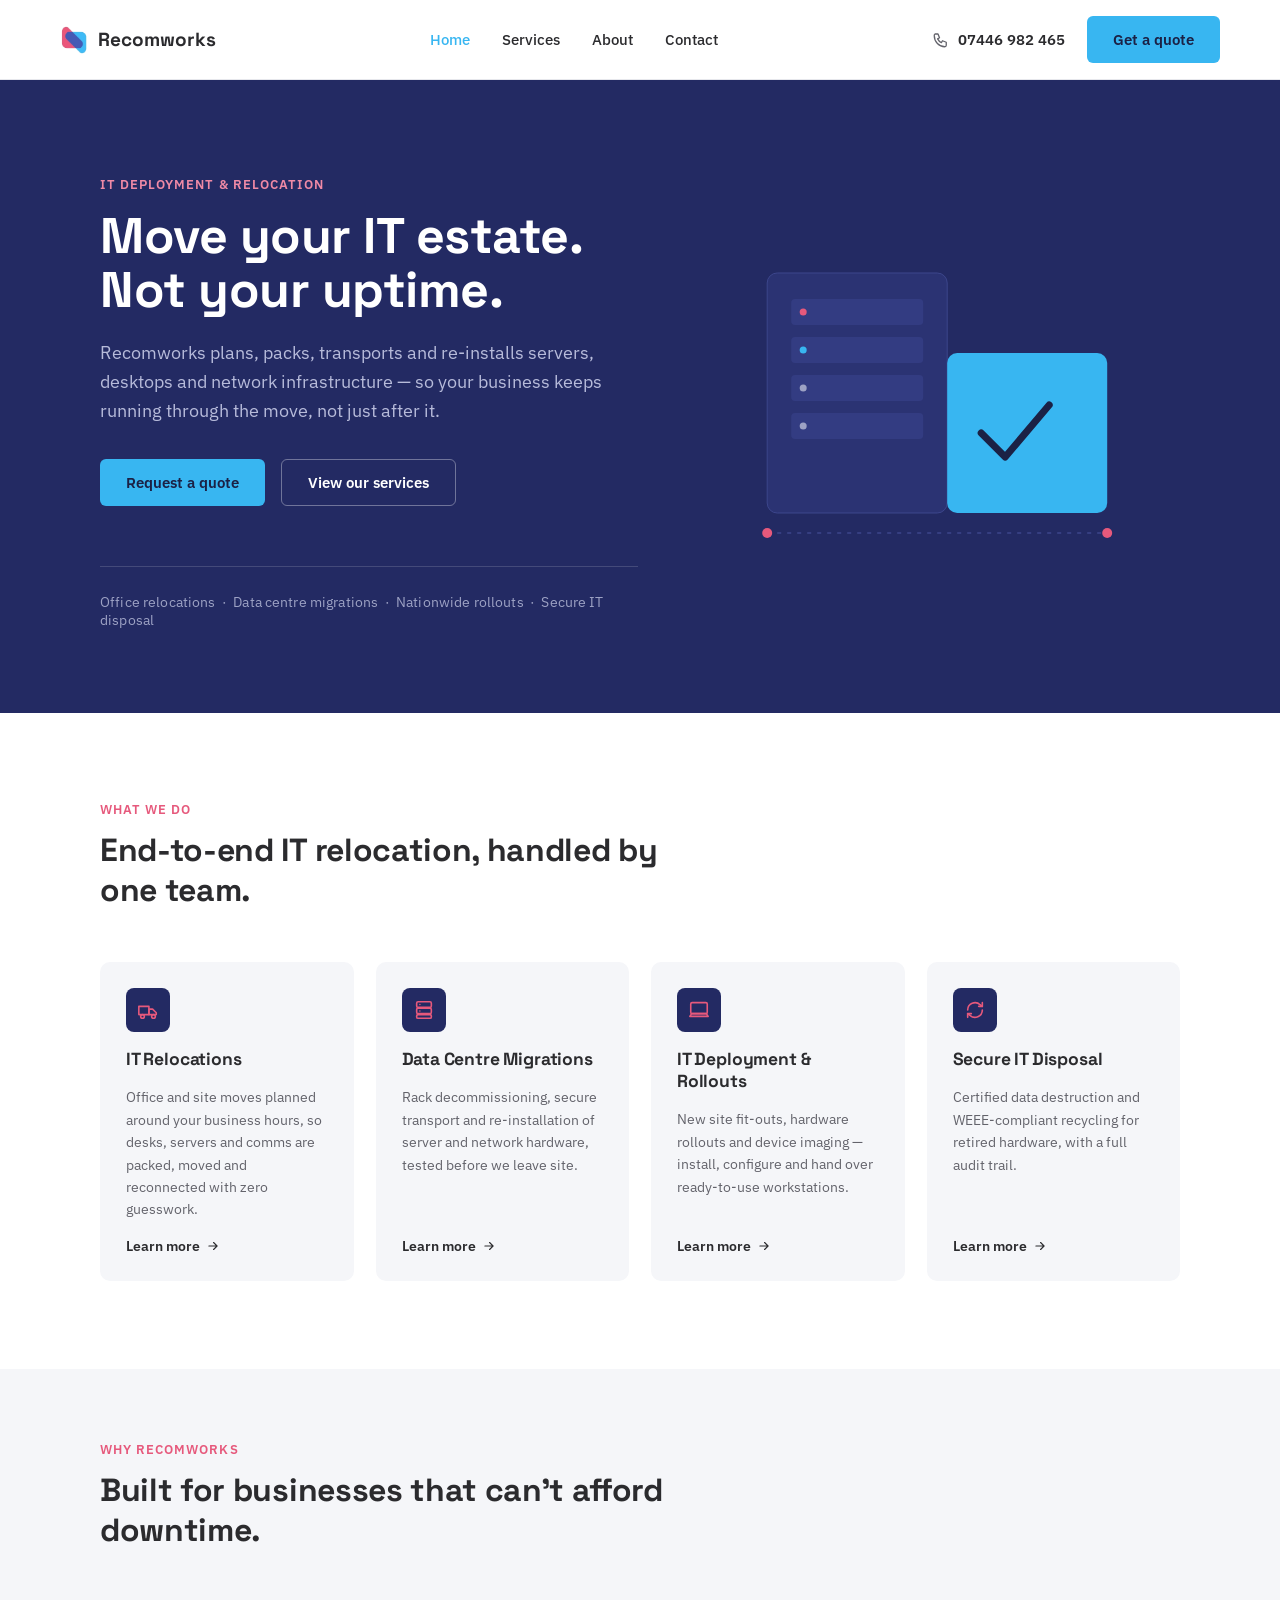
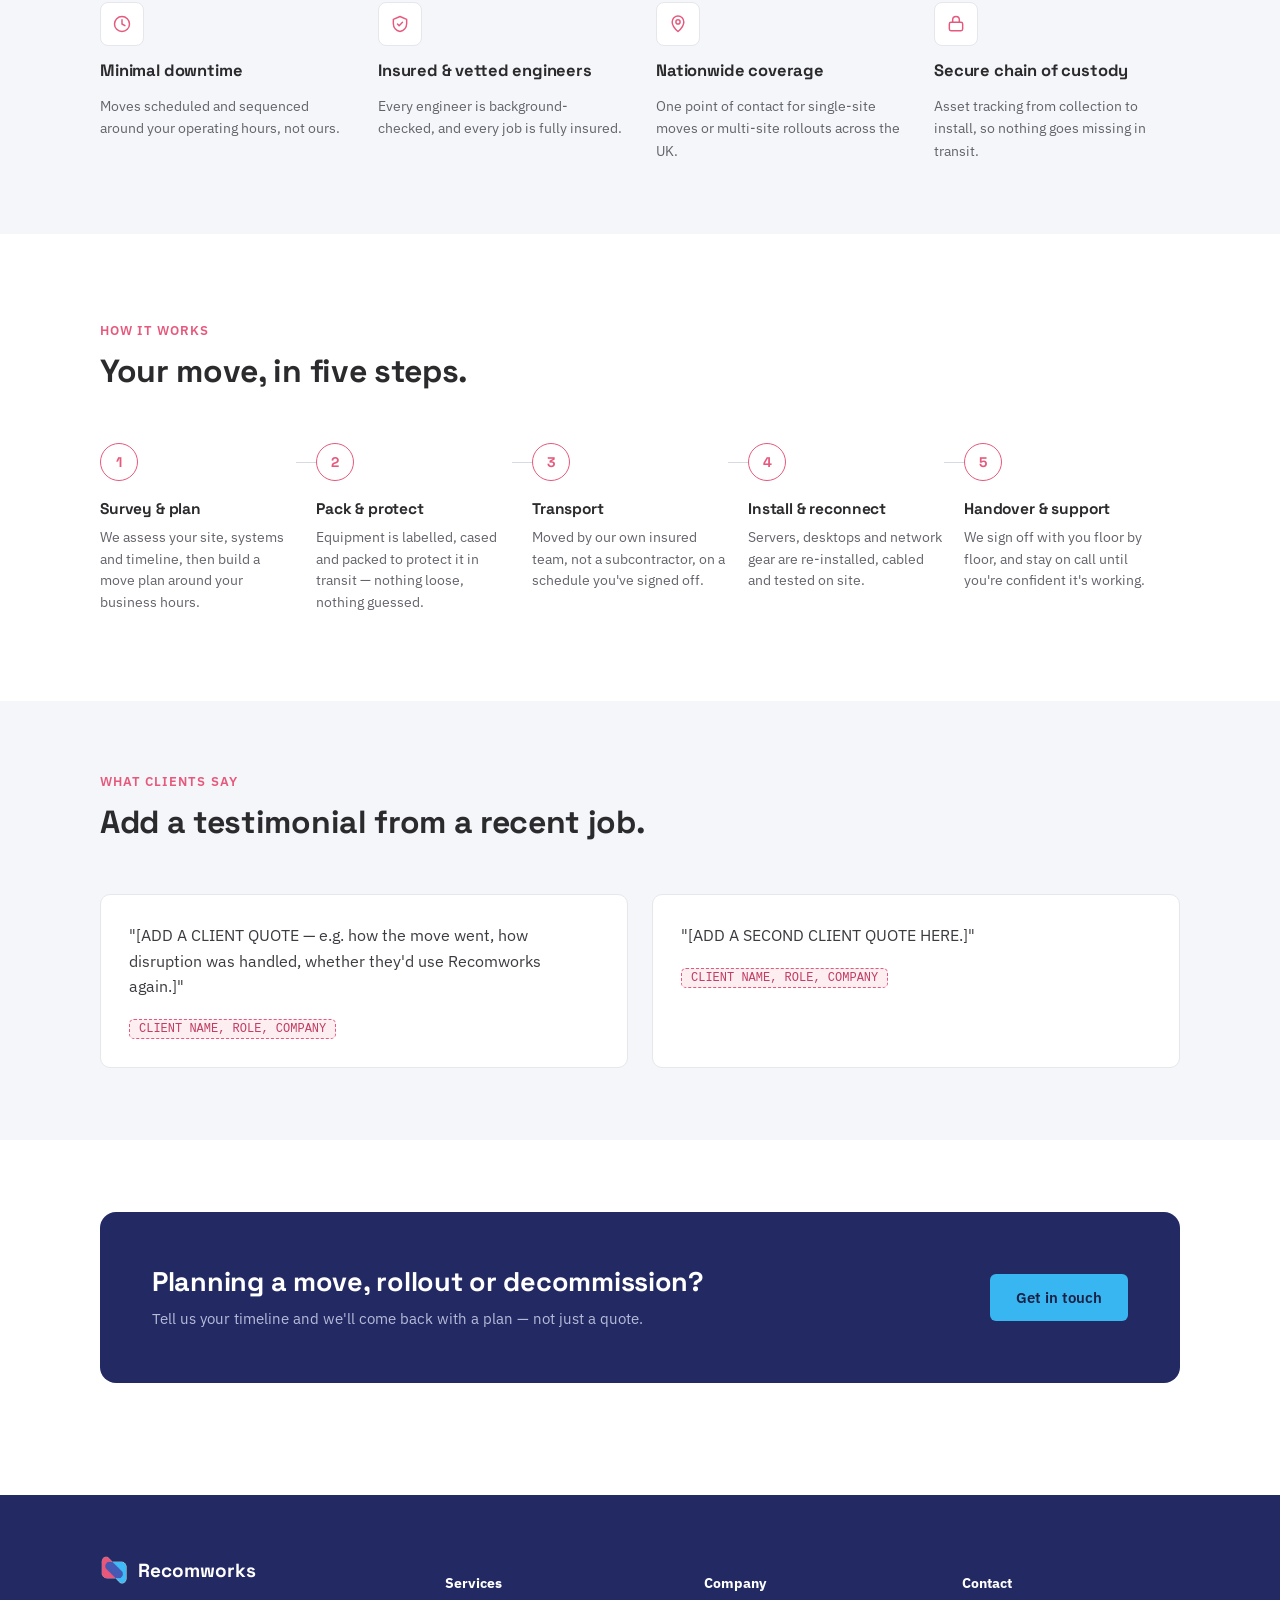
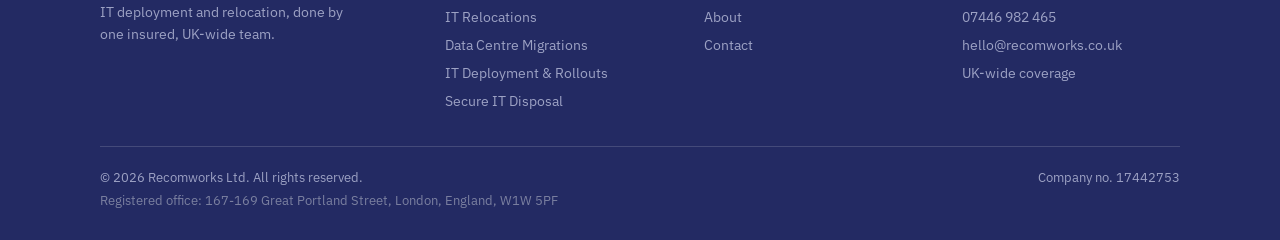
<file: index.html>
<!doctype html>
<html lang="en">
<head>
<meta charset="utf-8">
<meta name="viewport" content="width=device-width, initial-scale=1">
<title>Recomworks Ltd | IT Deployment &amp; Relocation</title>
<meta name="description" content="Recomworks Ltd plans, packs, transports and re-installs IT equipment for office moves, data centre migrations, hardware rollouts and secure IT disposal — UK-wide.">
<link rel="icon" href="assets/logo-icon.png">
<link rel="preconnect" href="https://fonts.googleapis.com">
<link rel="stylesheet" href="https://fonts.googleapis.com/css2?family=Space+Grotesk:wght@500;600;700&family=IBM+Plex+Sans:wght@400;500;600;700&display=swap">
<link rel="stylesheet" href="css/styles.css">
</head>
<body>

<header class="site-header">
  <div class="container nav-row">
    <a class="logo" href="index.html"><img src="assets/logo-icon.png" alt="Recomworks"><span>Recomworks</span></a>
    <nav class="nav-links">
      <a class="active" href="index.html">Home</a>
      <a href="services.html">Services</a>
      <a href="about.html">About</a>
      <a href="contact.html">Contact</a>
    </nav>
    <div class="nav-right">
      <div class="nav-phone">
        <svg width="18" height="18" viewBox="0 0 24 24" fill="none" stroke="currentColor" stroke-width="1.75" stroke-linecap="round" stroke-linejoin="round"><path d="M4 4h4l2 5-2.5 1.5a11 11 0 0 0 5 5L14 13l5 2v4a2 2 0 0 1-2 2C9.5 21 3 14.5 3 6a2 2 0 0 1 1-2Z"/></svg>
        <a href="tel:+447446982465">07446 982 465</a>
      </div>
      <a class="btn-primary" href="contact.html">Get a quote</a>
    </div>
  </div>
</header>

<section class="hero">
  <div class="container hero-grid">
    <div>
      <div class="eyebrow">IT Deployment &amp; Relocation</div>
      <h1 class="h1">Move your IT estate.<br>Not your uptime.</h1>
      <p class="lead">Recomworks plans, packs, transports and re-installs servers, desktops and network infrastructure — so your business keeps running through the move, not just after it.</p>
      <div class="hero-ctas">
        <a class="btn-primary" href="contact.html">Request a quote</a>
        <a class="btn-secondary" href="services.html">View our services</a>
      </div>
      <div class="trust-strip">Office relocations &nbsp;·&nbsp; Data centre migrations &nbsp;·&nbsp; Nationwide rollouts &nbsp;·&nbsp; Secure IT disposal</div>
    </div>
    <div class="hero-art">
      <svg width="100%" height="340" viewBox="0 0 420 340" fill="none">
        <rect x="40" y="40" width="180" height="240" rx="10" fill="#2B3373" stroke="#3C468C"/>
        <rect x="64" y="66" width="132" height="26" rx="4" fill="#333C82"/>
        <circle cx="76" cy="79" r="3.5" fill="#E6597C"/>
        <rect x="64" y="104" width="132" height="26" rx="4" fill="#333C82"/>
        <circle cx="76" cy="117" r="3.5" fill="#38B6F1"/>
        <rect x="64" y="142" width="132" height="26" rx="4" fill="#333C82"/>
        <circle cx="76" cy="155" r="3.5" fill="#9DA2C4"/>
        <rect x="64" y="180" width="132" height="26" rx="4" fill="#333C82"/>
        <circle cx="76" cy="193" r="3.5" fill="#9DA2C4"/>
        <rect x="220" y="120" width="160" height="160" rx="10" fill="#38B6F1"/>
        <path d="M254 200l24 24 44-52" stroke="#1B2145" stroke-width="7" stroke-linecap="round" stroke-linejoin="round" fill="none"/>
        <path d="M40 300 h340" stroke="#3C468C" stroke-width="1.5" stroke-dasharray="4 6"/>
        <circle cx="40" cy="300" r="5" fill="#E6597C"/>
        <circle cx="380" cy="300" r="5" fill="#E6597C"/>
      </svg>
    </div>
  </div>
</section>

<section class="section">
  <div class="container">
    <div class="section-head">
      <div class="eyebrow-sm">What we do</div>
      <h2 class="h2">End-to-end IT relocation, handled by one team.</h2>
    </div>
    <div class="cards">
      <div class="card">
        <div class="icon-wrap">
          <svg width="22" height="22" viewBox="0 0 24 24" fill="none" stroke="currentColor" stroke-width="1.75" stroke-linecap="round" stroke-linejoin="round"><path d="M2 8h11v9H2z"/><path d="M13 11h4l4 4v2h-8z"/><circle cx="6" cy="19" r="2"/><circle cx="18" cy="19" r="2"/></svg>
        </div>
        <h3>IT Relocations</h3>
        <p>Office and site moves planned around your business hours, so desks, servers and comms are packed, moved and reconnected with zero guesswork.</p>
        <a class="card-link" href="services.html#it-relocations">Learn more <svg width="14" height="14" viewBox="0 0 24 24" fill="none" stroke="currentColor" stroke-width="2" stroke-linecap="round" stroke-linejoin="round"><path d="M5 12h14M13 6l6 6-6 6"/></svg></a>
      </div>
      <div class="card">
        <div class="icon-wrap">
          <svg width="22" height="22" viewBox="0 0 24 24" fill="none" stroke="currentColor" stroke-width="1.75" stroke-linecap="round" stroke-linejoin="round"><rect x="4" y="3" width="16" height="6" rx="1.5"/><rect x="4" y="10" width="16" height="6" rx="1.5"/><rect x="4" y="17" width="16" height="4" rx="1.5"/><circle cx="7.5" cy="6" r="0.8" fill="currentColor" stroke="none"/><circle cx="7.5" cy="13" r="0.8" fill="currentColor" stroke="none"/></svg>
        </div>
        <h3>Data Centre Migrations</h3>
        <p>Rack decommissioning, secure transport and re-installation of server and network hardware, tested before we leave site.</p>
        <a class="card-link" href="services.html#data-centre-migrations">Learn more <svg width="14" height="14" viewBox="0 0 24 24" fill="none" stroke="currentColor" stroke-width="2" stroke-linecap="round" stroke-linejoin="round"><path d="M5 12h14M13 6l6 6-6 6"/></svg></a>
      </div>
      <div class="card">
        <div class="icon-wrap">
          <svg width="22" height="22" viewBox="0 0 24 24" fill="none" stroke="currentColor" stroke-width="1.75" stroke-linecap="round" stroke-linejoin="round"><rect x="3" y="4" width="18" height="12" rx="1.5"/><path d="M2 19h20l-2-3H4l-2 3z"/></svg>
        </div>
        <h3>IT Deployment &amp; Rollouts</h3>
        <p>New site fit-outs, hardware rollouts and device imaging — install, configure and hand over ready-to-use workstations.</p>
        <a class="card-link" href="services.html#it-deployment-rollouts">Learn more <svg width="14" height="14" viewBox="0 0 24 24" fill="none" stroke="currentColor" stroke-width="2" stroke-linecap="round" stroke-linejoin="round"><path d="M5 12h14M13 6l6 6-6 6"/></svg></a>
      </div>
      <div class="card">
        <div class="icon-wrap">
          <svg width="22" height="22" viewBox="0 0 24 24" fill="none" stroke="currentColor" stroke-width="1.75" stroke-linecap="round" stroke-linejoin="round"><path d="M4 12a8 8 0 0 1 13.6-5.7L20 8"/><path d="M20 4v4h-4"/><path d="M20 12a8 8 0 0 1-13.6 5.7L4 16"/><path d="M4 20v-4h4"/></svg>
        </div>
        <h3>Secure IT Disposal</h3>
        <p>Certified data destruction and WEEE-compliant recycling for retired hardware, with a full audit trail.</p>
        <a class="card-link" href="services.html#secure-it-disposal">Learn more <svg width="14" height="14" viewBox="0 0 24 24" fill="none" stroke="currentColor" stroke-width="2" stroke-linecap="round" stroke-linejoin="round"><path d="M5 12h14M13 6l6 6-6 6"/></svg></a>
      </div>
    </div>
  </div>
</section>

<section class="section-tight soft-panel">
  <div class="container">
    <div class="section-head">
      <div class="eyebrow-sm">Why Recomworks</div>
      <h2 class="h2">Built for businesses that can't afford downtime.</h2>
    </div>
    <div class="value-grid">
      <div class="value-item">
        <div class="icon-wrap">
          <svg width="20" height="20" viewBox="0 0 24 24" fill="none" stroke="currentColor" stroke-width="1.75" stroke-linecap="round" stroke-linejoin="round"><circle cx="12" cy="12" r="9"/><path d="M12 7v5l3.5 2"/></svg>
        </div>
        <h3>Minimal downtime</h3>
        <p>Moves scheduled and sequenced around your operating hours, not ours.</p>
      </div>
      <div class="value-item">
        <div class="icon-wrap">
          <svg width="20" height="20" viewBox="0 0 24 24" fill="none" stroke="currentColor" stroke-width="1.75" stroke-linecap="round" stroke-linejoin="round"><path d="M12 3l8 3.5v5c0 5-3.4 8.7-8 9.5-4.6-.8-8-4.5-8-9.5v-5L12 3z"/><path d="M9 12l2 2 4-4"/></svg>
        </div>
        <h3>Insured &amp; vetted engineers</h3>
        <p>Every engineer is background-checked, and every job is fully insured.</p>
      </div>
      <div class="value-item">
        <div class="icon-wrap">
          <svg width="20" height="20" viewBox="0 0 24 24" fill="none" stroke="currentColor" stroke-width="1.75" stroke-linecap="round" stroke-linejoin="round"><path d="M12 21s7-6.1 7-11.5A7 7 0 0 0 5 9.5C5 14.9 12 21 12 21z"/><circle cx="12" cy="9.5" r="2.5"/></svg>
        </div>
        <h3>Nationwide coverage</h3>
        <p>One point of contact for single-site moves or multi-site rollouts across the UK.</p>
      </div>
      <div class="value-item">
        <div class="icon-wrap">
          <svg width="20" height="20" viewBox="0 0 24 24" fill="none" stroke="currentColor" stroke-width="1.75" stroke-linecap="round" stroke-linejoin="round"><rect x="4" y="10" width="16" height="10" rx="2"/><path d="M8 10V7a4 4 0 0 1 8 0v3"/></svg>
        </div>
        <h3>Secure chain of custody</h3>
        <p>Asset tracking from collection to install, so nothing goes missing in transit.</p>
      </div>
    </div>
  </div>
</section>

<section class="section">
  <div class="container">
    <div class="section-head">
      <div class="eyebrow-sm">How it works</div>
      <h2 class="h2">Your move, in five steps.</h2>
    </div>
    <div class="process">
      <div class="process-step"><div class="step-num">1</div><h3>Survey &amp; plan</h3><p>We assess your site, systems and timeline, then build a move plan around your business hours.</p></div>
      <div class="process-step"><div class="step-num">2</div><h3>Pack &amp; protect</h3><p>Equipment is labelled, cased and packed to protect it in transit — nothing loose, nothing guessed.</p></div>
      <div class="process-step"><div class="step-num">3</div><h3>Transport</h3><p>Moved by our own insured team, not a subcontractor, on a schedule you've signed off.</p></div>
      <div class="process-step"><div class="step-num">4</div><h3>Install &amp; reconnect</h3><p>Servers, desktops and network gear are re-installed, cabled and tested on site.</p></div>
      <div class="process-step"><div class="step-num">5</div><h3>Handover &amp; support</h3><p>We sign off with you floor by floor, and stay on call until you're confident it's working.</p></div>
    </div>
  </div>
</section>

<section class="section-tight soft-panel">
  <div class="container">
    <div class="section-head">
      <div class="eyebrow-sm">What clients say</div>
      <h2 class="h2">Add a testimonial from a recent job.</h2>
    </div>
    <div class="testimonials">
      <div class="testimonial">
        <p class="quote">"[ADD A CLIENT QUOTE — e.g. how the move went, how disruption was handled, whether they'd use Recomworks again.]"</p>
        <div class="who"><span class="placeholder-chip">CLIENT NAME, ROLE, COMPANY</span></div>
      </div>
      <div class="testimonial">
        <p class="quote">"[ADD A SECOND CLIENT QUOTE HERE.]"</p>
        <div class="who"><span class="placeholder-chip">CLIENT NAME, ROLE, COMPANY</span></div>
      </div>
    </div>
  </div>
</section>

<section class="section-tight">
  <div class="container">
    <div class="cta-band">
      <div>
        <h2>Planning a move, rollout or decommission?</h2>
        <p>Tell us your timeline and we'll come back with a plan — not just a quote.</p>
      </div>
      <a class="btn-primary" href="contact.html">Get in touch</a>
    </div>
  </div>
</section>

<footer class="site-footer">
  <div class="container">
    <div class="footer-grid">
      <div class="footer-col">
        <a class="foot-logo" href="index.html"><img src="assets/logo-icon.png" alt="Recomworks"><span>Recomworks</span></a>
        <p style="font-size:14px; margin-top:16px; max-width:260px;">IT deployment and relocation, done by one insured, UK-wide team.</p>
      </div>
      <div class="footer-col">
        <h4>Services</h4>
        <div class="foot-links">
          <a href="services.html#it-relocations">IT Relocations</a>
          <a href="services.html#data-centre-migrations">Data Centre Migrations</a>
          <a href="services.html#it-deployment-rollouts">IT Deployment &amp; Rollouts</a>
          <a href="services.html#secure-it-disposal">Secure IT Disposal</a>
        </div>
      </div>
      <div class="footer-col">
        <h4>Company</h4>
        <div class="foot-links">
          <a href="about.html">About</a>
          <a href="contact.html">Contact</a>
        </div>
      </div>
      <div class="footer-col">
        <h4>Contact</h4>
        <div class="foot-links">
          <a href="tel:+447446982465">07446 982 465</a>
          <a href="mailto:hello@recomworks.co.uk">hello@recomworks.co.uk</a>
          <span>UK-wide coverage</span>
        </div>
      </div>
    </div>
    <div class="foot-bottom">
      <div class="foot-bottom-row">
        <span>© 2026 Recomworks Ltd. All rights reserved.</span>
        <span>Company no. 17442753</span>
      </div>
      <span style="color:#7B80A0;">Registered office: 167-169 Great Portland Street, London, England, W1W 5PF</span>
    </div>
  </div>
</footer>

</body>
</html>
</file>
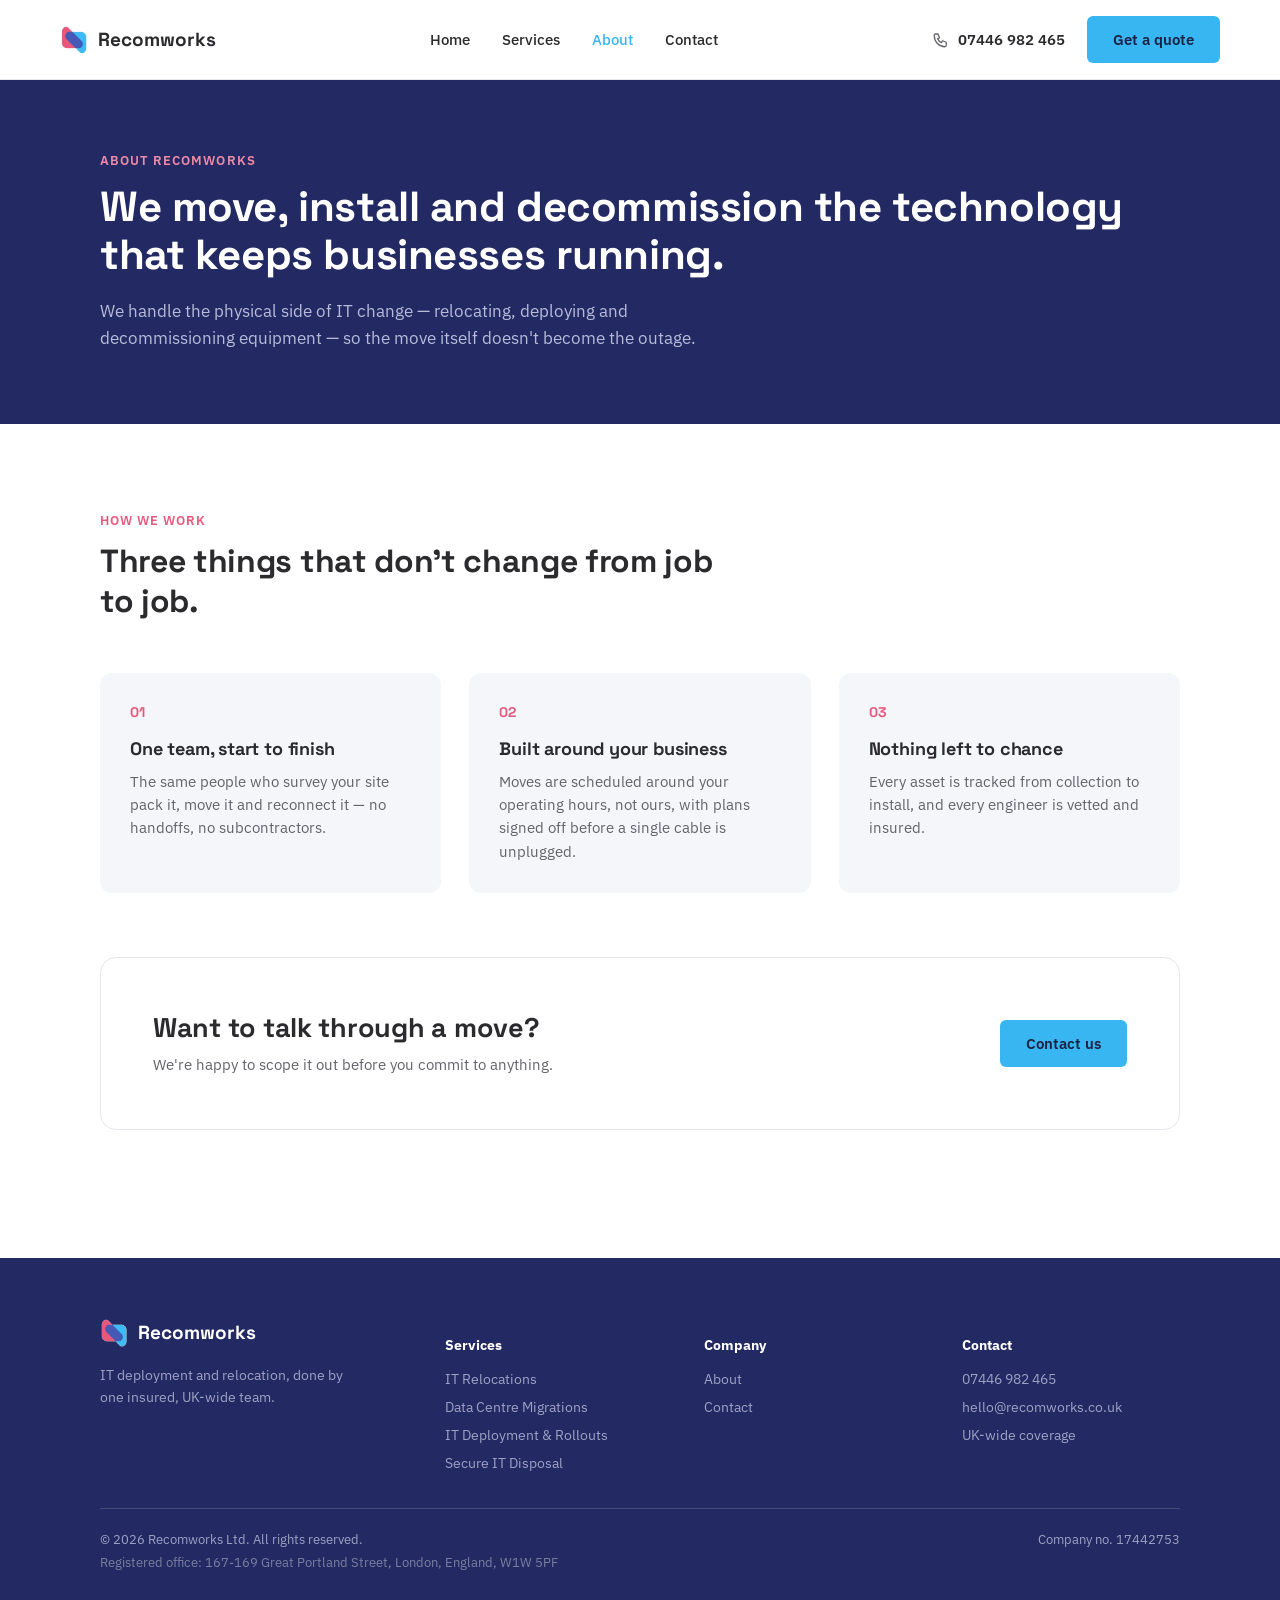
<file: about.html>
<!doctype html>
<html lang="en">
<head>
<meta charset="utf-8">
<meta name="viewport" content="width=device-width, initial-scale=1">
<title>About | Recomworks Ltd</title>
<meta name="description" content="Recomworks Ltd is a UK IT deployment and relocation company — one insured team handling the physical side of IT change from survey to handover.">
<link rel="icon" href="assets/logo-icon.png">
<link rel="preconnect" href="https://fonts.googleapis.com">
<link rel="stylesheet" href="https://fonts.googleapis.com/css2?family=Space+Grotesk:wght@500;600;700&family=IBM+Plex+Sans:wght@400;500;600;700&display=swap">
<link rel="stylesheet" href="css/styles.css">
</head>
<body>

<header class="site-header">
  <div class="container nav-row">
    <a class="logo" href="index.html"><img src="assets/logo-icon.png" alt="Recomworks"><span>Recomworks</span></a>
    <nav class="nav-links">
      <a href="index.html">Home</a>
      <a href="services.html">Services</a>
      <a class="active" href="about.html">About</a>
      <a href="contact.html">Contact</a>
    </nav>
    <div class="nav-right">
      <div class="nav-phone">
        <svg width="18" height="18" viewBox="0 0 24 24" fill="none" stroke="currentColor" stroke-width="1.75" stroke-linecap="round" stroke-linejoin="round"><path d="M4 4h4l2 5-2.5 1.5a11 11 0 0 0 5 5L14 13l5 2v4a2 2 0 0 1-2 2C9.5 21 3 14.5 3 6a2 2 0 0 1 1-2Z"/></svg>
        <a href="tel:+447446982465">07446 982 465</a>
      </div>
      <a class="btn-primary" href="contact.html">Get a quote</a>
    </div>
  </div>
</header>

<section class="page-hero">
  <div class="container">
    <div class="eyebrow">About Recomworks</div>
    <h1 class="h1">We move, install and decommission the technology that keeps businesses running.</h1>
    <p class="lead" style="max-width:640px;">We handle the physical side of IT change — relocating, deploying and decommissioning equipment — so the move itself doesn't become the outage.</p>
  </div>
</section>

<section class="section">
  <div class="container">
    <div class="section-head">
      <div class="eyebrow-sm">How we work</div>
      <h2 class="h2">Three things that don't change from job to job.</h2>
    </div>
    <div class="pillars">
      <div class="pillar">
        <div class="pillar-num">01</div>
        <h3>One team, start to finish</h3>
        <p>The same people who survey your site pack it, move it and reconnect it — no handoffs, no subcontractors.</p>
      </div>
      <div class="pillar">
        <div class="pillar-num">02</div>
        <h3>Built around your business</h3>
        <p>Moves are scheduled around your operating hours, not ours, with plans signed off before a single cable is unplugged.</p>
      </div>
      <div class="pillar">
        <div class="pillar-num">03</div>
        <h3>Nothing left to chance</h3>
        <p>Every asset is tracked from collection to install, and every engineer is vetted and insured.</p>
      </div>
    </div>

    <div class="cta-band light" style="margin-top:64px;">
      <div>
        <h2>Want to talk through a move?</h2>
        <p>We're happy to scope it out before you commit to anything.</p>
      </div>
      <a class="btn-primary" href="contact.html">Contact us</a>
    </div>
  </div>
</section>

<footer class="site-footer">
  <div class="container">
    <div class="footer-grid">
      <div class="footer-col">
        <a class="foot-logo" href="index.html"><img src="assets/logo-icon.png" alt="Recomworks"><span>Recomworks</span></a>
        <p style="font-size:14px; margin-top:16px; max-width:260px;">IT deployment and relocation, done by one insured, UK-wide team.</p>
      </div>
      <div class="footer-col">
        <h4>Services</h4>
        <div class="foot-links">
          <a href="services.html#it-relocations">IT Relocations</a>
          <a href="services.html#data-centre-migrations">Data Centre Migrations</a>
          <a href="services.html#it-deployment-rollouts">IT Deployment &amp; Rollouts</a>
          <a href="services.html#secure-it-disposal">Secure IT Disposal</a>
        </div>
      </div>
      <div class="footer-col">
        <h4>Company</h4>
        <div class="foot-links">
          <a href="about.html">About</a>
          <a href="contact.html">Contact</a>
        </div>
      </div>
      <div class="footer-col">
        <h4>Contact</h4>
        <div class="foot-links">
          <a href="tel:+447446982465">07446 982 465</a>
          <a href="mailto:hello@recomworks.co.uk">hello@recomworks.co.uk</a>
          <span>UK-wide coverage</span>
        </div>
      </div>
    </div>
    <div class="foot-bottom">
      <div class="foot-bottom-row">
        <span>© 2026 Recomworks Ltd. All rights reserved.</span>
        <span>Company no. 17442753</span>
      </div>
      <span style="color:#7B80A0;">Registered office: 167-169 Great Portland Street, London, England, W1W 5PF</span>
    </div>
  </div>
</footer>

</body>
</html>
</file>
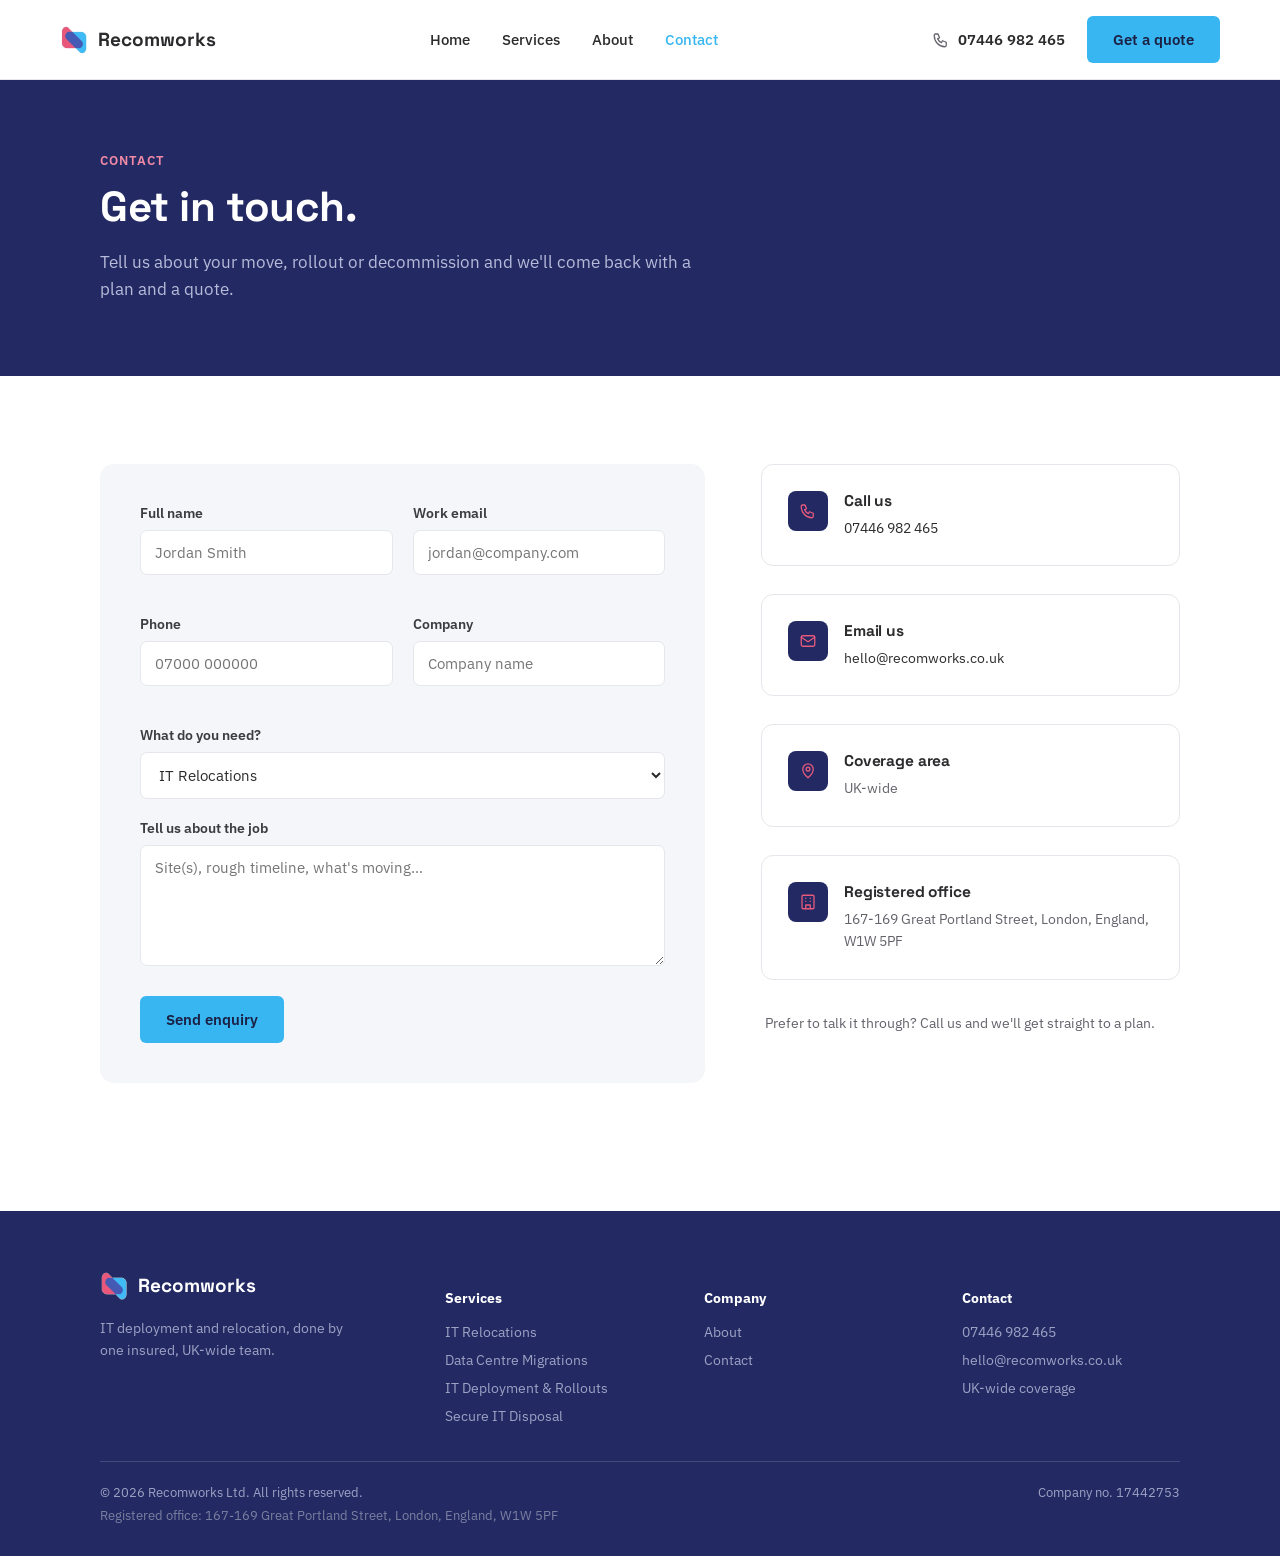
<file: contact.html>
<!doctype html>
<html lang="en">
<head>
<meta charset="utf-8">
<meta name="viewport" content="width=device-width, initial-scale=1">
<title>Contact | Recomworks Ltd</title>
<meta name="description" content="Get in touch with Recomworks Ltd about an IT relocation, data centre migration, deployment rollout or secure IT disposal job.">
<link rel="icon" href="assets/logo-icon.png">
<link rel="preconnect" href="https://fonts.googleapis.com">
<link rel="stylesheet" href="https://fonts.googleapis.com/css2?family=Space+Grotesk:wght@500;600;700&family=IBM+Plex+Sans:wght@400;500;600;700&display=swap">
<link rel="stylesheet" href="css/styles.css">
</head>
<body>

<header class="site-header">
  <div class="container nav-row">
    <a class="logo" href="index.html"><img src="assets/logo-icon.png" alt="Recomworks"><span>Recomworks</span></a>
    <nav class="nav-links">
      <a href="index.html">Home</a>
      <a href="services.html">Services</a>
      <a href="about.html">About</a>
      <a class="active" href="contact.html">Contact</a>
    </nav>
    <div class="nav-right">
      <div class="nav-phone">
        <svg width="18" height="18" viewBox="0 0 24 24" fill="none" stroke="currentColor" stroke-width="1.75" stroke-linecap="round" stroke-linejoin="round"><path d="M4 4h4l2 5-2.5 1.5a11 11 0 0 0 5 5L14 13l5 2v4a2 2 0 0 1-2 2C9.5 21 3 14.5 3 6a2 2 0 0 1 1-2Z"/></svg>
        <a href="tel:+447446982465">07446 982 465</a>
      </div>
      <a class="btn-primary" href="contact.html">Get a quote</a>
    </div>
  </div>
</header>

<section class="page-hero">
  <div class="container">
    <div class="eyebrow">Contact</div>
    <h1 class="h1">Get in touch.</h1>
    <p class="lead">Tell us about your move, rollout or decommission and we'll come back with a plan and a quote.</p>
  </div>
</section>

<section class="section">
  <div class="container contact-grid">

    <form class="form-card" id="enquiry-form">
      <input type="hidden" name="access_key" value="8fb7685f-c97f-4fce-bfef-1bb2603a4304">
      <input type="hidden" name="subject" value="New enquiry from the Recomworks website">
      <input type="hidden" name="from_name" value="Recomworks website">
      <input type="checkbox" name="botcheck" style="display:none" tabindex="-1" autocomplete="off">
      <div class="field-row">
        <div class="field">
          <label for="f-name">Full name</label>
          <input id="f-name" name="name" type="text" placeholder="Jordan Smith" required>
        </div>
        <div class="field">
          <label for="f-email">Work email</label>
          <input id="f-email" name="email" type="email" placeholder="jordan@company.com" required>
        </div>
      </div>
      <div class="field-row">
        <div class="field">
          <label for="f-phone">Phone</label>
          <input id="f-phone" name="phone" type="tel" placeholder="07000 000000">
        </div>
        <div class="field">
          <label for="f-company">Company</label>
          <input id="f-company" name="company" type="text" placeholder="Company name">
        </div>
      </div>
      <div class="field">
        <label for="f-service">What do you need?</label>
        <select id="f-service" name="service">
          <option>IT Relocations</option>
          <option>Data Centre Migrations</option>
          <option>IT Deployment &amp; Rollouts</option>
          <option>Secure IT Disposal</option>
          <option>Something else</option>
        </select>
      </div>
      <div class="field">
        <label for="f-message">Tell us about the job</label>
        <textarea id="f-message" name="message" rows="5" placeholder="Site(s), rough timeline, what's moving..."></textarea>
      </div>
      <button class="btn-primary" type="submit" style="margin-top:6px;">Send enquiry</button>
      <p class="form-note" id="form-note" hidden></p>
    </form>

    <div class="sidebar">
      <div class="info-card">
        <div class="info-icon">
          <svg width="18" height="18" viewBox="0 0 24 24" fill="none" stroke="currentColor" stroke-width="1.75" stroke-linecap="round" stroke-linejoin="round"><path d="M4 4h4l2 5-2.5 1.5a11 11 0 0 0 5 5L14 13l5 2v4a2 2 0 0 1-2 2C9.5 21 3 14.5 3 6a2 2 0 0 1 1-2Z"/></svg>
        </div>
        <div>
          <h3>Call us</h3>
          <p><a href="tel:+447446982465">07446 982 465</a></p>
        </div>
      </div>
      <div class="info-card">
        <div class="info-icon">
          <svg width="18" height="18" viewBox="0 0 24 24" fill="none" stroke="currentColor" stroke-width="1.75" stroke-linecap="round" stroke-linejoin="round"><rect x="3" y="5" width="18" height="14" rx="2"/><path d="M3 7l9 6 9-6"/></svg>
        </div>
        <div>
          <h3>Email us</h3>
          <p><a href="mailto:hello@recomworks.co.uk">hello@recomworks.co.uk</a></p>
        </div>
      </div>
      <div class="info-card">
        <div class="info-icon">
          <svg width="18" height="18" viewBox="0 0 24 24" fill="none" stroke="currentColor" stroke-width="1.75" stroke-linecap="round" stroke-linejoin="round"><path d="M12 21s7-6.1 7-11.5A7 7 0 0 0 5 9.5C5 14.9 12 21 12 21z"/><circle cx="12" cy="9.5" r="2.5"/></svg>
        </div>
        <div>
          <h3>Coverage area</h3>
          <p>UK-wide</p>
        </div>
      </div>
      <div class="info-card">
        <div class="info-icon">
          <svg width="18" height="18" viewBox="0 0 24 24" fill="none" stroke="currentColor" stroke-width="1.75" stroke-linecap="round" stroke-linejoin="round"><rect x="4" y="3" width="16" height="18" rx="1.5"/><path d="M9 21v-5h6v5M9 7h.01M15 7h.01M9 11h.01M15 11h.01"/></svg>
        </div>
        <div>
          <h3>Registered office</h3>
          <p>167-169 Great Portland Street, London, England, W1W 5PF</p>
        </div>
      </div>
      <p style="font-size:14px; color:#63636B; padding:4px 4px 0;">Prefer to talk it through? Call us and we'll get straight to a plan.</p>
    </div>

  </div>
</section>

<footer class="site-footer">
  <div class="container">
    <div class="footer-grid">
      <div class="footer-col">
        <a class="foot-logo" href="index.html"><img src="assets/logo-icon.png" alt="Recomworks"><span>Recomworks</span></a>
        <p style="font-size:14px; margin-top:16px; max-width:260px;">IT deployment and relocation, done by one insured, UK-wide team.</p>
      </div>
      <div class="footer-col">
        <h4>Services</h4>
        <div class="foot-links">
          <a href="services.html#it-relocations">IT Relocations</a>
          <a href="services.html#data-centre-migrations">Data Centre Migrations</a>
          <a href="services.html#it-deployment-rollouts">IT Deployment &amp; Rollouts</a>
          <a href="services.html#secure-it-disposal">Secure IT Disposal</a>
        </div>
      </div>
      <div class="footer-col">
        <h4>Company</h4>
        <div class="foot-links">
          <a href="about.html">About</a>
          <a href="contact.html">Contact</a>
        </div>
      </div>
      <div class="footer-col">
        <h4>Contact</h4>
        <div class="foot-links">
          <a href="tel:+447446982465">07446 982 465</a>
          <a href="mailto:hello@recomworks.co.uk">hello@recomworks.co.uk</a>
          <span>UK-wide coverage</span>
        </div>
      </div>
    </div>
    <div class="foot-bottom">
      <div class="foot-bottom-row">
        <span>© 2026 Recomworks Ltd. All rights reserved.</span>
        <span>Company no. 17442753</span>
      </div>
      <span style="color:#7B80A0;">Registered office: 167-169 Great Portland Street, London, England, W1W 5PF</span>
    </div>
  </div>
</footer>

<script>
  document.getElementById('enquiry-form').addEventListener('submit', function (e) {
    e.preventDefault();
    var f = e.target;
    var note = document.getElementById('form-note');
    var btn = f.querySelector('button[type="submit"]');
    var originalBtnText = btn.textContent;

    btn.disabled = true;
    btn.textContent = 'Sending...';
    note.hidden = true;

    fetch('https://api.web3forms.com/submit', {
      method: 'POST',
      headers: { 'Accept': 'application/json' },
      body: new FormData(f)
    })
      .then(function (res) { return res.json(); })
      .then(function (data) {
        if (data.success) {
          note.textContent = "Thanks — your enquiry's been sent. We'll be in touch shortly.";
          note.className = 'form-note success';
          note.hidden = false;
          f.reset();
        } else {
          throw new Error(data.message || 'Submission failed');
        }
      })
      .catch(function () {
        note.textContent = "Something went wrong sending that — please email us directly at hello@recomworks.co.uk or call 07446 982 465.";
        note.className = 'form-note error';
        note.hidden = false;
      })
      .finally(function () {
        btn.disabled = false;
        btn.textContent = originalBtnText;
      });
  });
</script>

</body>
</html>
</file>
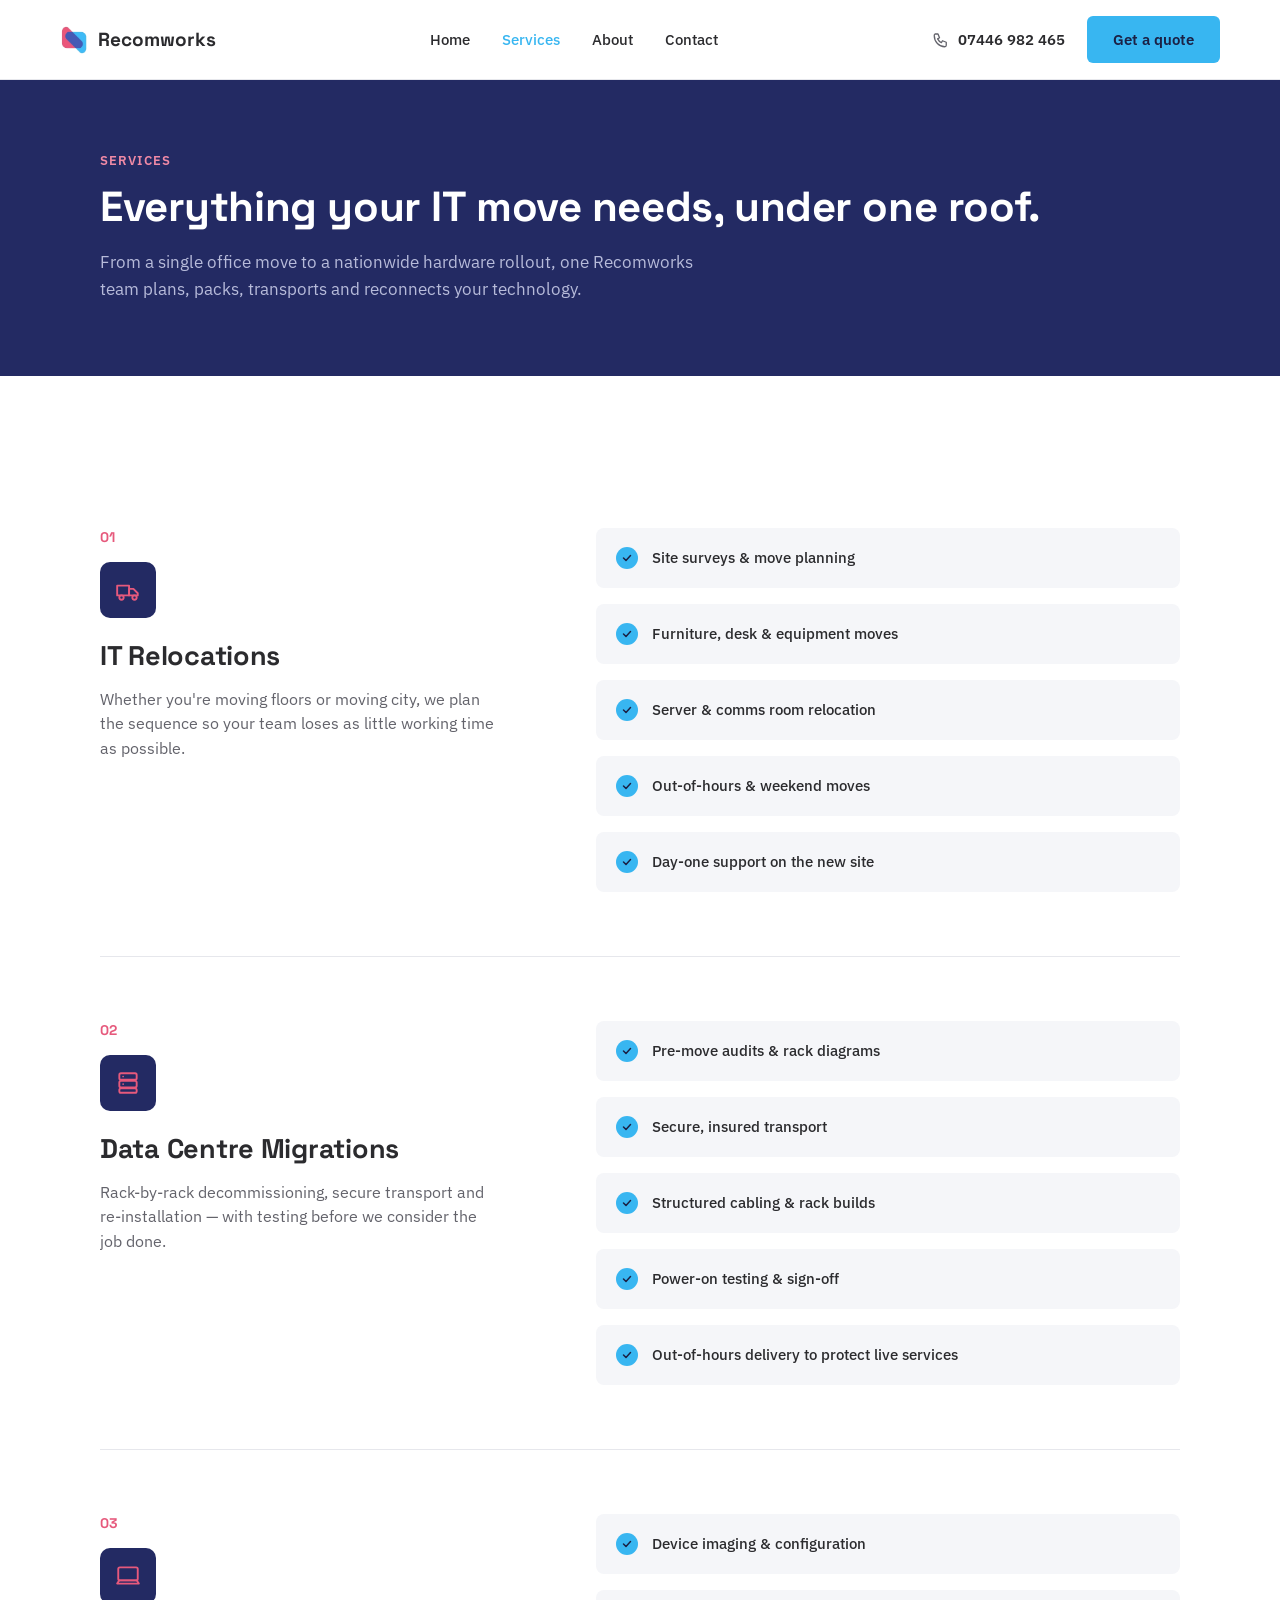
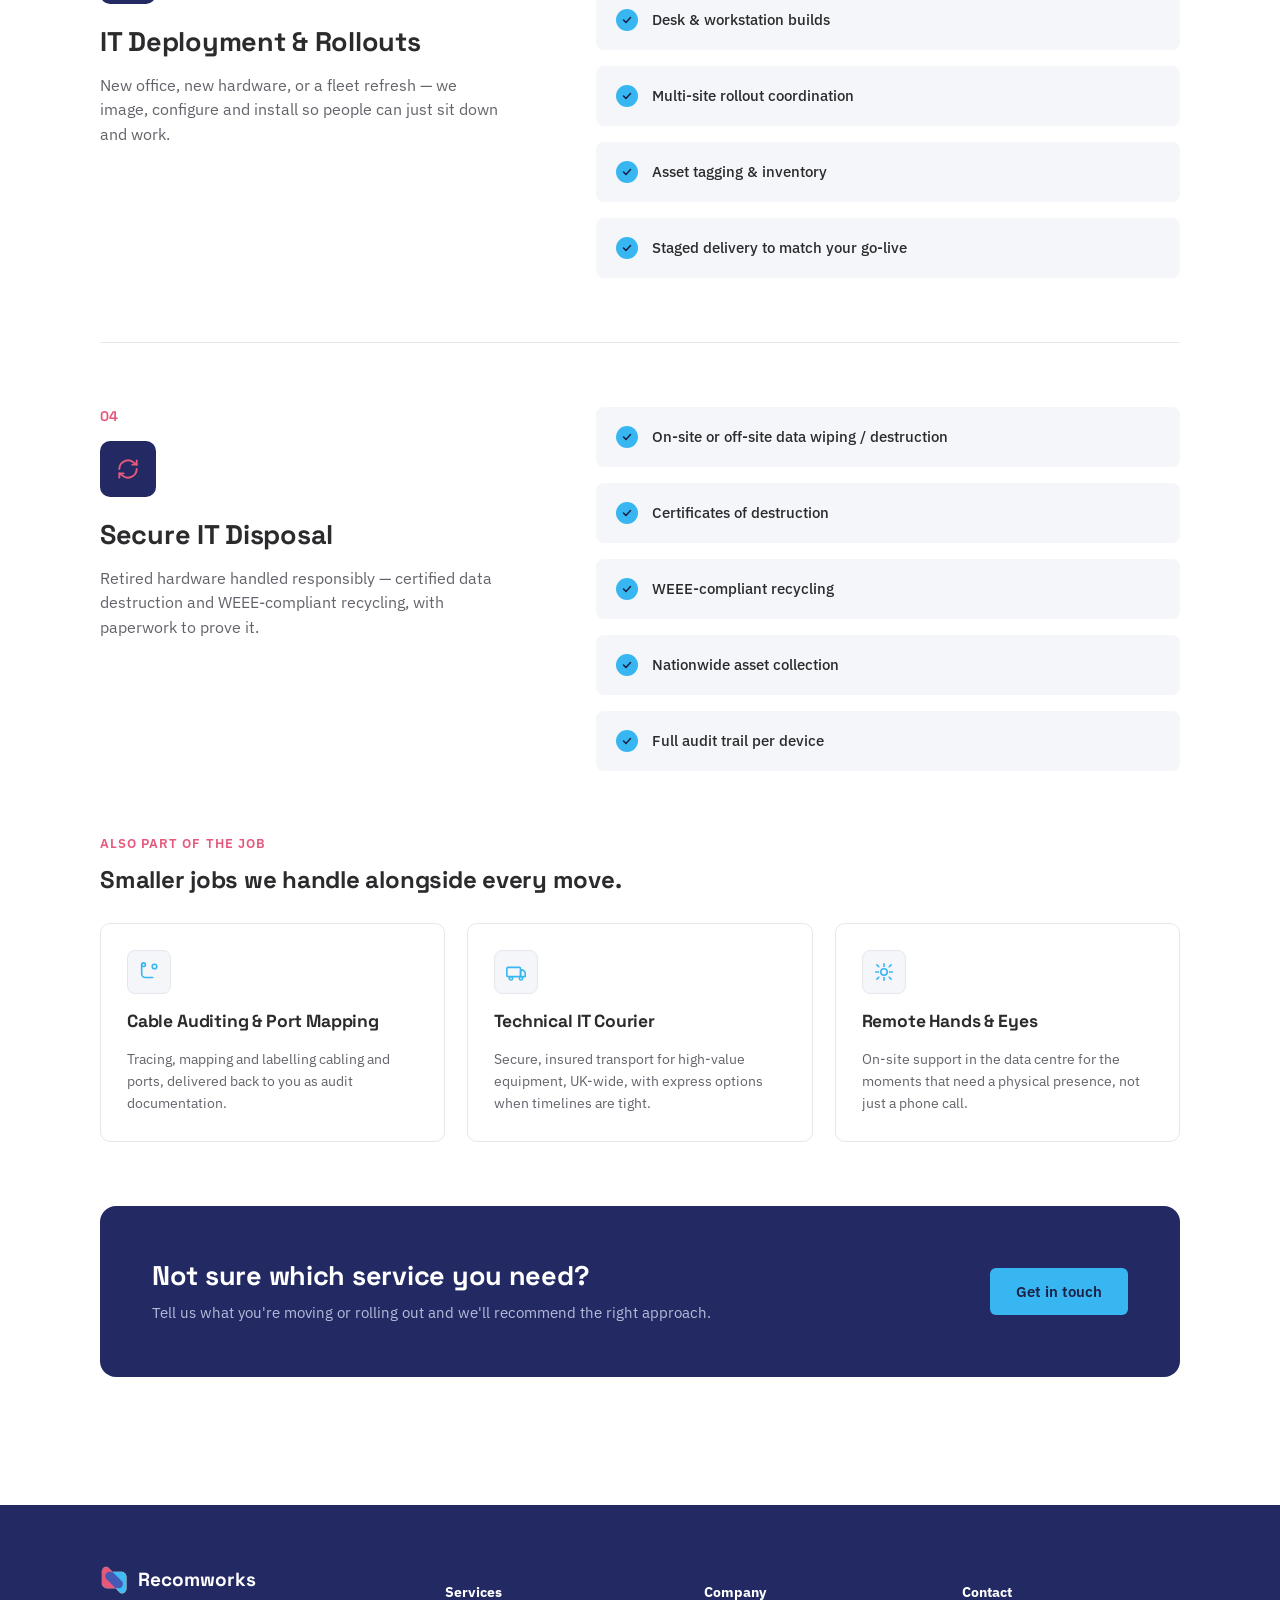
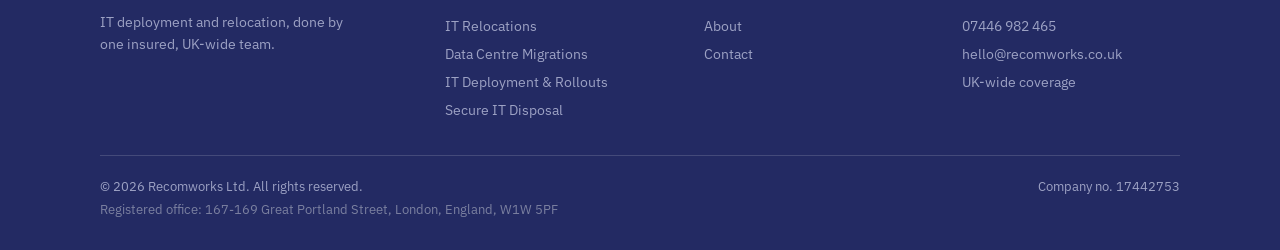
<file: services.html>
<!doctype html>
<html lang="en">
<head>
<meta charset="utf-8">
<meta name="viewport" content="width=device-width, initial-scale=1">
<title>Services | Recomworks Ltd</title>
<meta name="description" content="IT relocations, data centre migrations, IT deployment & rollouts and secure IT disposal — plus cable auditing, technical courier and remote hands support.">
<link rel="icon" href="assets/logo-icon.png">
<link rel="preconnect" href="https://fonts.googleapis.com">
<link rel="stylesheet" href="https://fonts.googleapis.com/css2?family=Space+Grotesk:wght@500;600;700&family=IBM+Plex+Sans:wght@400;500;600;700&display=swap">
<link rel="stylesheet" href="css/styles.css">
</head>
<body>

<header class="site-header">
  <div class="container nav-row">
    <a class="logo" href="index.html"><img src="assets/logo-icon.png" alt="Recomworks"><span>Recomworks</span></a>
    <nav class="nav-links">
      <a href="index.html">Home</a>
      <a class="active" href="services.html">Services</a>
      <a href="about.html">About</a>
      <a href="contact.html">Contact</a>
    </nav>
    <div class="nav-right">
      <div class="nav-phone">
        <svg width="18" height="18" viewBox="0 0 24 24" fill="none" stroke="currentColor" stroke-width="1.75" stroke-linecap="round" stroke-linejoin="round"><path d="M4 4h4l2 5-2.5 1.5a11 11 0 0 0 5 5L14 13l5 2v4a2 2 0 0 1-2 2C9.5 21 3 14.5 3 6a2 2 0 0 1 1-2Z"/></svg>
        <a href="tel:+447446982465">07446 982 465</a>
      </div>
      <a class="btn-primary" href="contact.html">Get a quote</a>
    </div>
  </div>
</header>

<section class="page-hero">
  <div class="container">
    <div class="eyebrow">Services</div>
    <h1 class="h1">Everything your IT move needs, under one roof.</h1>
    <p class="lead">From a single office move to a nationwide hardware rollout, one Recomworks team plans, packs, transports and reconnects your technology.</p>
  </div>
</section>

<section class="section" style="padding-bottom:0;">
  <div class="container">

    <div class="service-row" id="it-relocations">
      <div>
        <div class="service-num">01</div>
        <div class="icon-wrap-lg">
          <svg width="26" height="26" viewBox="0 0 24 24" fill="none" stroke="currentColor" stroke-width="1.75" stroke-linecap="round" stroke-linejoin="round"><path d="M2 8h11v9H2z"/><path d="M13 11h4l4 4v2h-8z"/><circle cx="6" cy="19" r="2"/><circle cx="18" cy="19" r="2"/></svg>
        </div>
        <h2>IT Relocations</h2>
        <p class="intro">Whether you're moving floors or moving city, we plan the sequence so your team loses as little working time as possible.</p>
      </div>
      <div class="included-list">
        <div class="included-item"><div class="check"><svg width="12" height="12" viewBox="0 0 24 24" fill="none" stroke="#1B2145" stroke-width="3" stroke-linecap="round" stroke-linejoin="round"><path d="M5 12l5 5L19 7"/></svg></div><p>Site surveys &amp; move planning</p></div>
        <div class="included-item"><div class="check"><svg width="12" height="12" viewBox="0 0 24 24" fill="none" stroke="#1B2145" stroke-width="3" stroke-linecap="round" stroke-linejoin="round"><path d="M5 12l5 5L19 7"/></svg></div><p>Furniture, desk &amp; equipment moves</p></div>
        <div class="included-item"><div class="check"><svg width="12" height="12" viewBox="0 0 24 24" fill="none" stroke="#1B2145" stroke-width="3" stroke-linecap="round" stroke-linejoin="round"><path d="M5 12l5 5L19 7"/></svg></div><p>Server &amp; comms room relocation</p></div>
        <div class="included-item"><div class="check"><svg width="12" height="12" viewBox="0 0 24 24" fill="none" stroke="#1B2145" stroke-width="3" stroke-linecap="round" stroke-linejoin="round"><path d="M5 12l5 5L19 7"/></svg></div><p>Out-of-hours &amp; weekend moves</p></div>
        <div class="included-item"><div class="check"><svg width="12" height="12" viewBox="0 0 24 24" fill="none" stroke="#1B2145" stroke-width="3" stroke-linecap="round" stroke-linejoin="round"><path d="M5 12l5 5L19 7"/></svg></div><p>Day-one support on the new site</p></div>
      </div>
    </div>

    <div class="service-row" id="data-centre-migrations">
      <div>
        <div class="service-num">02</div>
        <div class="icon-wrap-lg">
          <svg width="26" height="26" viewBox="0 0 24 24" fill="none" stroke="currentColor" stroke-width="1.75" stroke-linecap="round" stroke-linejoin="round"><rect x="4" y="3" width="16" height="6" rx="1.5"/><rect x="4" y="10" width="16" height="6" rx="1.5"/><rect x="4" y="17" width="16" height="4" rx="1.5"/><circle cx="7.5" cy="6" r="0.8" fill="currentColor" stroke="none"/><circle cx="7.5" cy="13" r="0.8" fill="currentColor" stroke="none"/></svg>
        </div>
        <h2>Data Centre Migrations</h2>
        <p class="intro">Rack-by-rack decommissioning, secure transport and re-installation — with testing before we consider the job done.</p>
      </div>
      <div class="included-list">
        <div class="included-item"><div class="check"><svg width="12" height="12" viewBox="0 0 24 24" fill="none" stroke="#1B2145" stroke-width="3" stroke-linecap="round" stroke-linejoin="round"><path d="M5 12l5 5L19 7"/></svg></div><p>Pre-move audits &amp; rack diagrams</p></div>
        <div class="included-item"><div class="check"><svg width="12" height="12" viewBox="0 0 24 24" fill="none" stroke="#1B2145" stroke-width="3" stroke-linecap="round" stroke-linejoin="round"><path d="M5 12l5 5L19 7"/></svg></div><p>Secure, insured transport</p></div>
        <div class="included-item"><div class="check"><svg width="12" height="12" viewBox="0 0 24 24" fill="none" stroke="#1B2145" stroke-width="3" stroke-linecap="round" stroke-linejoin="round"><path d="M5 12l5 5L19 7"/></svg></div><p>Structured cabling &amp; rack builds</p></div>
        <div class="included-item"><div class="check"><svg width="12" height="12" viewBox="0 0 24 24" fill="none" stroke="#1B2145" stroke-width="3" stroke-linecap="round" stroke-linejoin="round"><path d="M5 12l5 5L19 7"/></svg></div><p>Power-on testing &amp; sign-off</p></div>
        <div class="included-item"><div class="check"><svg width="12" height="12" viewBox="0 0 24 24" fill="none" stroke="#1B2145" stroke-width="3" stroke-linecap="round" stroke-linejoin="round"><path d="M5 12l5 5L19 7"/></svg></div><p>Out-of-hours delivery to protect live services</p></div>
      </div>
    </div>

    <div class="service-row" id="it-deployment-rollouts">
      <div>
        <div class="service-num">03</div>
        <div class="icon-wrap-lg">
          <svg width="26" height="26" viewBox="0 0 24 24" fill="none" stroke="currentColor" stroke-width="1.75" stroke-linecap="round" stroke-linejoin="round"><rect x="3" y="4" width="18" height="12" rx="1.5"/><path d="M2 19h20l-2-3H4l-2 3z"/></svg>
        </div>
        <h2>IT Deployment &amp; Rollouts</h2>
        <p class="intro">New office, new hardware, or a fleet refresh — we image, configure and install so people can just sit down and work.</p>
      </div>
      <div class="included-list">
        <div class="included-item"><div class="check"><svg width="12" height="12" viewBox="0 0 24 24" fill="none" stroke="#1B2145" stroke-width="3" stroke-linecap="round" stroke-linejoin="round"><path d="M5 12l5 5L19 7"/></svg></div><p>Device imaging &amp; configuration</p></div>
        <div class="included-item"><div class="check"><svg width="12" height="12" viewBox="0 0 24 24" fill="none" stroke="#1B2145" stroke-width="3" stroke-linecap="round" stroke-linejoin="round"><path d="M5 12l5 5L19 7"/></svg></div><p>Desk &amp; workstation builds</p></div>
        <div class="included-item"><div class="check"><svg width="12" height="12" viewBox="0 0 24 24" fill="none" stroke="#1B2145" stroke-width="3" stroke-linecap="round" stroke-linejoin="round"><path d="M5 12l5 5L19 7"/></svg></div><p>Multi-site rollout coordination</p></div>
        <div class="included-item"><div class="check"><svg width="12" height="12" viewBox="0 0 24 24" fill="none" stroke="#1B2145" stroke-width="3" stroke-linecap="round" stroke-linejoin="round"><path d="M5 12l5 5L19 7"/></svg></div><p>Asset tagging &amp; inventory</p></div>
        <div class="included-item"><div class="check"><svg width="12" height="12" viewBox="0 0 24 24" fill="none" stroke="#1B2145" stroke-width="3" stroke-linecap="round" stroke-linejoin="round"><path d="M5 12l5 5L19 7"/></svg></div><p>Staged delivery to match your go-live</p></div>
      </div>
    </div>

    <div class="service-row" id="secure-it-disposal">
      <div>
        <div class="service-num">04</div>
        <div class="icon-wrap-lg">
          <svg width="26" height="26" viewBox="0 0 24 24" fill="none" stroke="currentColor" stroke-width="1.75" stroke-linecap="round" stroke-linejoin="round"><path d="M4 12a8 8 0 0 1 13.6-5.7L20 8"/><path d="M20 4v4h-4"/><path d="M20 12a8 8 0 0 1-13.6 5.7L4 16"/><path d="M4 20v-4h4"/></svg>
        </div>
        <h2>Secure IT Disposal</h2>
        <p class="intro">Retired hardware handled responsibly — certified data destruction and WEEE-compliant recycling, with paperwork to prove it.</p>
      </div>
      <div class="included-list">
        <div class="included-item"><div class="check"><svg width="12" height="12" viewBox="0 0 24 24" fill="none" stroke="#1B2145" stroke-width="3" stroke-linecap="round" stroke-linejoin="round"><path d="M5 12l5 5L19 7"/></svg></div><p>On-site or off-site data wiping / destruction</p></div>
        <div class="included-item"><div class="check"><svg width="12" height="12" viewBox="0 0 24 24" fill="none" stroke="#1B2145" stroke-width="3" stroke-linecap="round" stroke-linejoin="round"><path d="M5 12l5 5L19 7"/></svg></div><p>Certificates of destruction</p></div>
        <div class="included-item"><div class="check"><svg width="12" height="12" viewBox="0 0 24 24" fill="none" stroke="#1B2145" stroke-width="3" stroke-linecap="round" stroke-linejoin="round"><path d="M5 12l5 5L19 7"/></svg></div><p>WEEE-compliant recycling</p></div>
        <div class="included-item"><div class="check"><svg width="12" height="12" viewBox="0 0 24 24" fill="none" stroke="#1B2145" stroke-width="3" stroke-linecap="round" stroke-linejoin="round"><path d="M5 12l5 5L19 7"/></svg></div><p>Nationwide asset collection</p></div>
        <div class="included-item"><div class="check"><svg width="12" height="12" viewBox="0 0 24 24" fill="none" stroke="#1B2145" stroke-width="3" stroke-linecap="round" stroke-linejoin="round"><path d="M5 12l5 5L19 7"/></svg></div><p>Full audit trail per device</p></div>
      </div>
    </div>

  </div>
</section>

<section class="section" style="padding-top:0; padding-bottom:0;">
  <div class="container">
    <div class="section-head" style="margin-bottom:28px;">
      <div class="eyebrow-sm">Also part of the job</div>
      <h2 class="h2" style="font-size:24px;">Smaller jobs we handle alongside every move.</h2>
    </div>
    <div class="cards" style="grid-template-columns:repeat(3,minmax(0,1fr));">
      <div class="card" style="background:#FFFFFF; border:1.5px solid #E6E7EC;">
        <div class="icon-wrap" style="background:#F5F6F9; color:#38B6F1; border:1.5px solid #E6E7EC;">
          <svg width="22" height="22" viewBox="0 0 24 24" fill="none" stroke="currentColor" stroke-width="1.75" stroke-linecap="round" stroke-linejoin="round"><path d="M4 4v10a4 4 0 0 0 4 4h8"/><circle cx="18" cy="6" r="2.5"/><circle cx="6" cy="4" r="2"/></svg>
        </div>
        <h3>Cable Auditing &amp; Port Mapping</h3>
        <p>Tracing, mapping and labelling cabling and ports, delivered back to you as audit documentation.</p>
      </div>
      <div class="card" style="background:#FFFFFF; border:1.5px solid #E6E7EC;">
        <div class="icon-wrap" style="background:#F5F6F9; color:#38B6F1; border:1.5px solid #E6E7EC;">
          <svg width="22" height="22" viewBox="0 0 24 24" fill="none" stroke="currentColor" stroke-width="1.75" stroke-linecap="round" stroke-linejoin="round"><rect x="2" y="7" width="15" height="10" rx="1.5"/><path d="M17 10h3l2 2.5V17h-5z"/><circle cx="6.5" cy="19" r="1.8"/><circle cx="17.5" cy="19" r="1.8"/></svg>
        </div>
        <h3>Technical IT Courier</h3>
        <p>Secure, insured transport for high-value equipment, UK-wide, with express options when timelines are tight.</p>
      </div>
      <div class="card" style="background:#FFFFFF; border:1.5px solid #E6E7EC;">
        <div class="icon-wrap" style="background:#F5F6F9; color:#38B6F1; border:1.5px solid #E6E7EC;">
          <svg width="22" height="22" viewBox="0 0 24 24" fill="none" stroke="currentColor" stroke-width="1.75" stroke-linecap="round" stroke-linejoin="round"><path d="M12 3v3M12 18v3M4.2 4.2l2.1 2.1M17.7 17.7l2.1 2.1M3 12h3M18 12h3M4.2 19.8l2.1-2.1M17.7 6.3l2.1-2.1"/><circle cx="12" cy="12" r="3.5"/></svg>
        </div>
        <h3>Remote Hands &amp; Eyes</h3>
        <p>On-site support in the data centre for the moments that need a physical presence, not just a phone call.</p>
      </div>
    </div>
  </div>
</section>

<section class="section" style="padding-top:64px;">
  <div class="container">
    <div class="cta-band">
      <div>
        <h2>Not sure which service you need?</h2>
        <p>Tell us what you're moving or rolling out and we'll recommend the right approach.</p>
      </div>
      <a class="btn-primary" href="contact.html">Get in touch</a>
    </div>
  </div>
</section>

<footer class="site-footer">
  <div class="container">
    <div class="footer-grid">
      <div class="footer-col">
        <a class="foot-logo" href="index.html"><img src="assets/logo-icon.png" alt="Recomworks"><span>Recomworks</span></a>
        <p style="font-size:14px; margin-top:16px; max-width:260px;">IT deployment and relocation, done by one insured, UK-wide team.</p>
      </div>
      <div class="footer-col">
        <h4>Services</h4>
        <div class="foot-links">
          <a href="services.html#it-relocations">IT Relocations</a>
          <a href="services.html#data-centre-migrations">Data Centre Migrations</a>
          <a href="services.html#it-deployment-rollouts">IT Deployment &amp; Rollouts</a>
          <a href="services.html#secure-it-disposal">Secure IT Disposal</a>
        </div>
      </div>
      <div class="footer-col">
        <h4>Company</h4>
        <div class="foot-links">
          <a href="about.html">About</a>
          <a href="contact.html">Contact</a>
        </div>
      </div>
      <div class="footer-col">
        <h4>Contact</h4>
        <div class="foot-links">
          <a href="tel:+447446982465">07446 982 465</a>
          <a href="mailto:hello@recomworks.co.uk">hello@recomworks.co.uk</a>
          <span>UK-wide coverage</span>
        </div>
      </div>
    </div>
    <div class="foot-bottom">
      <div class="foot-bottom-row">
        <span>© 2026 Recomworks Ltd. All rights reserved.</span>
        <span>Company no. 17442753</span>
      </div>
      <span style="color:#7B80A0;">Registered office: 167-169 Great Portland Street, London, England, W1W 5PF</span>
    </div>
  </div>
</footer>

</body>
</html>
</file>
<file: css/styles.css>
* { box-sizing: border-box; }
body { margin:0; font-family: 'IBM Plex Sans', system-ui, sans-serif; color: #2B2B2E; background: #FFFFFF; }
h1,h2,h3 { font-family: 'Space Grotesk', system-ui, sans-serif; letter-spacing: -0.01em; margin: 0; }
p { margin: 0; line-height: 1.6; }
a { color: #2B2B2E; text-decoration: none; }
a:hover { color: #E6597C; }

.container { max-width: 1160px; margin: 0 auto; padding: 0 40px; }

.btn-primary { display:inline-flex; align-items:center; gap:8px; background: #38B6F1; color: #1B2145; font-weight:600; font-size:15px; padding:14px 26px; border-radius:6px; border:none; cursor:pointer; white-space:nowrap; font-family:inherit; }
.btn-secondary { display:inline-flex; align-items:center; gap:8px; background:transparent; color: #FFFFFF; font-weight:600; font-size:15px; padding:12.5px 26px; border-radius:6px; border:1.5px solid rgba(255,255,255,0.35); cursor:pointer; white-space:nowrap; font-family:inherit; }

/* Header */
header.site-header { border-bottom:1px solid #E6E7EC; background: #FFFFFF; }
.nav-row { display:flex; align-items:center; justify-content:space-between; padding:16px 0; gap:24px; }
.logo { display:flex; align-items:center; gap:10px; flex-shrink:0; }
.logo img { height:30px; width:auto; display:block; }
.logo span { font-family:'Space Grotesk',sans-serif; font-weight:700; font-size:19px; color:#2B2B2E; }
.nav-links { display:flex; align-items:center; gap:32px; font-size:15px; font-weight:500; }
.nav-links a.active { color: #38B6F1; }
.nav-right { display:flex; align-items:center; gap:22px; }
.nav-phone { display:flex; align-items:center; gap:8px; font-size:14.5px; font-weight:600; color: #63636B; }
.nav-phone a:hover { color: #38B6F1; }

/* Hero / page-hero */
.hero { background: #232A63; color: #FFFFFF; padding:96px 0 84px; }
.hero-grid { display:grid; grid-template-columns: 1.05fr 0.95fr; gap:56px; align-items:center; }
.hero-ctas { display:flex; gap:16px; margin-top:34px; }
.trust-strip { border-top:1px solid rgba(255,255,255,0.15); margin-top:60px; padding-top:26px; font-size:14px; color: #9DA2C4; letter-spacing:0.01em; }
.hero-art { display:flex; align-items:center; justify-content:center; }

.page-hero { background: #232A63; color: #FFFFFF; padding:72px 0; }

.eyebrow { font-size:13px; font-weight:600; letter-spacing:0.08em; text-transform:uppercase; color: #F08AA6; }
.h1 { font-size:42px; line-height:1.15; margin-top:14px; }
.hero .h1 { font-size:50px; line-height:1.08; margin-top:16px; }
.lead { font-size:17px; color: #B7BBDA; margin-top:18px; max-width:600px; }
.hero .lead { font-size:18px; margin-top:22px; max-width:520px; }

/* Sections */
.section { padding:88px 0; }
.section-tight { padding:72px 0; }
.section-head { max-width:620px; margin-bottom:52px; }
.eyebrow-sm { font-size:13px; font-weight:600; letter-spacing:0.08em; text-transform:uppercase; color: #E6597C; }
.h2 { font-size:32px; margin-top:12px; }
.muted { color: #63636B; }
.soft-panel { background: #F5F6F9; }

/* Cards (homepage services + "also part of the job") */
.cards { display:grid; grid-template-columns:repeat(4, minmax(0,1fr)); gap:22px; }
.card { background: #F5F6F9; padding:26px; border-radius:10px; display:flex; flex-direction:column; gap:16px; }
.icon-wrap { width:44px; height:44px; border-radius:8px; background: #232A63; display:flex; align-items:center; justify-content:center; color: #E6597C; flex-shrink:0; }
.card h3 { font-size:17.5px; }
.card p { font-size:14px; color: #63636B; }
.card-link { font-size:13.5px; font-weight:600; margin-top:auto; display:flex; align-items:center; gap:6px; color: #2B2B2E; }

/* Value grid (why us) */
.value-grid { display:grid; grid-template-columns:repeat(4,minmax(0,1fr)); gap:32px; }
.value-item { display:flex; flex-direction:column; gap:14px; }
.value-item .icon-wrap { background: #FFFFFF; color: #E6597C; border:1.5px solid #E6E7EC; }
.value-item h3 { font-size:16.5px; }
.value-item p { font-size:14px; color: #63636B; }

/* Process */
.process { display:grid; grid-template-columns:repeat(5,minmax(0,1fr)); gap:0; }
.process-step { position:relative; padding-right:20px; }
.process-step:not(:last-child)::after { content:""; position:absolute; top:19px; right:0; width:20px; height:1.5px; background: #D8DAE2; }
.step-num { font-family:'Space Grotesk',sans-serif; font-size:14px; font-weight:700; color: #E6597C; width:38px; height:38px; border-radius:50%; border:1.5px solid #E6597C; display:flex; align-items:center; justify-content:center; margin-bottom:18px; }
.process-step h3 { font-size:15.5px; margin-bottom:8px; }
.process-step p { font-size:13.5px; color: #63636B; }

/* Testimonials */
.testimonials { display:grid; grid-template-columns:repeat(2,minmax(0,1fr)); gap:24px; }
.testimonial { background: #FFFFFF; border:1px solid #E6E7EC; border-radius:10px; padding:28px; display:flex; flex-direction:column; gap:18px; }
.testimonial p.quote { font-size:16px; line-height:1.6; color: #3B3B40; }
.testimonial .who { font-size:13.5px; color: #63636B; }

.placeholder-chip { display:inline-block; border:1px dashed #E6597C; color: #C23D63; background: #FDEEF2; padding:2px 9px; border-radius:5px; font-size:12px; font-family: ui-monospace, monospace; }

/* CTA band */
.cta-band { background: #232A63; color: #FFFFFF; border-radius:16px; padding:52px; display:flex; align-items:center; justify-content:space-between; gap:32px; }
.cta-band h2 { font-size:27px; }
.cta-band p { color: #B7BBDA; margin-top:8px; font-size:15px; }
.cta-band.light { background:transparent; border:1.5px solid #E6E7EC; color:#2B2B2E; }
.cta-band.light p { color:#63636B; }
.cta-band.light .btn-primary { color:#1B2145; }

/* Services page */
.service-row { display:grid; grid-template-columns: 0.85fr 1.15fr; gap:64px; align-items:start; padding:64px 0; border-bottom:1px solid #E6E7EC; }
.service-row:last-child { border-bottom:none; }
.service-num { font-family:'Space Grotesk',sans-serif; font-size:14px; font-weight:700; color: #E6597C; }
.icon-wrap-lg { width:56px; height:56px; border-radius:10px; background: #232A63; display:flex; align-items:center; justify-content:center; color: #E6597C; margin-top:16px; margin-bottom:20px; }
.service-row h2 { font-size:27px; }
.service-row .intro { font-size:15.5px; color: #63636B; margin-top:14px; max-width:400px; }
.included-list { display:flex; flex-direction:column; gap:16px; }
.included-item { display:flex; align-items:flex-start; gap:14px; padding:18px 20px; background: #F5F6F9; border-radius:8px; }
.included-item .check { width:22px; height:22px; border-radius:50%; background: #38B6F1; display:flex; align-items:center; justify-content:center; flex-shrink:0; margin-top:1px; }
.included-item p { font-size:15px; font-weight:500; }

/* About page */
.pillars { display:grid; grid-template-columns:repeat(3,minmax(0,1fr)); gap:28px; }
.pillar { background: #F5F6F9; border-radius:12px; padding:30px; }
.pillar-num { font-family:'Space Grotesk',sans-serif; font-weight:700; font-size:14px; color: #E6597C; margin-bottom:16px; }
.pillar h3 { font-size:18px; margin-bottom:10px; }
.pillar p { font-size:14.5px; color: #63636B; }

/* Contact page */
label { display:block; font-size:13.5px; font-weight:600; margin-bottom:8px; color: #3B3B40; }
input, select, textarea { width:100%; font-family:inherit; font-size:15px; padding:12px 14px; border-radius:7px; border:1.5px solid #E6E7EC; background:#FFFFFF; color:#2B2B2E; }
input:focus, select:focus, textarea:focus { outline:none; border-color:#38B6F1; }
.contact-grid { display:grid; grid-template-columns: 1.3fr 0.9fr; gap:56px; align-items:start; }
.form-card { background:#F5F6F9; border-radius:14px; padding:40px; }
.field-row { display:grid; grid-template-columns:1fr 1fr; gap:20px; margin-bottom:20px; }
.field { margin-bottom:20px; }
.field:last-child { margin-bottom:0; }
.sidebar { display:flex; flex-direction:column; gap:28px; }
.info-card { border:1.5px solid #E6E7EC; border-radius:12px; padding:26px; display:flex; gap:16px; align-items:flex-start; }
.info-icon { width:40px; height:40px; border-radius:8px; background:#232A63; color:#E6597C; display:flex; align-items:center; justify-content:center; flex-shrink:0; }
.info-card h3 { font-size:15.5px; margin-bottom:6px; }
.info-card p, .info-card .placeholder-chip { font-size:14px; color:#63636B; }
.form-note { font-size:13px; color:#63636B; margin-top:14px; }
.form-note[hidden] { display:none; }

/* Footer */
footer.site-footer { background: #232A63; color: #9DA2C4; padding:60px 0 32px; margin-top:40px; }
.foot-logo { display:flex; align-items:center; gap:10px; }
.foot-logo img { height:30px; width:auto; display:block; }
.foot-logo span { font-family:'Space Grotesk',sans-serif; font-weight:700; font-size:19px; color:#FFFFFF; }
.footer-grid { display:grid; grid-template-columns:1.4fr 1fr 1fr 1fr; gap:40px; padding-bottom:36px; border-bottom:1px solid rgba(255,255,255,0.15); }
.footer-col h4 { color: #FFFFFF; font-size:14px; margin-bottom:16px; }
.foot-links { display:flex; flex-direction:column; gap:10px; font-size:14px; }
.foot-links a { color: #9DA2C4; }
.foot-links a:hover { color: #F08AA6; }
.foot-bottom { display:flex; flex-direction:column; gap:6px; padding-top:22px; font-size:13px; }
.foot-bottom-row { display:flex; justify-content:space-between; gap:16px; flex-wrap:wrap; }

@media (max-width: 900px) {
  .hero-grid, .cards, .value-grid, .process, .testimonials, .footer-grid, .service-row, .pillars, .contact-grid, .field-row { grid-template-columns: 1fr; }
  .process-step:not(:last-child)::after { display:none; }
  .h1 { font-size:32px; }
  .hero .h1 { font-size:38px; }
  .nav-links { display:none; }
  .cta-band { flex-direction:column; align-items:flex-start; }
  .form-card { padding:26px; }
}
</file>
